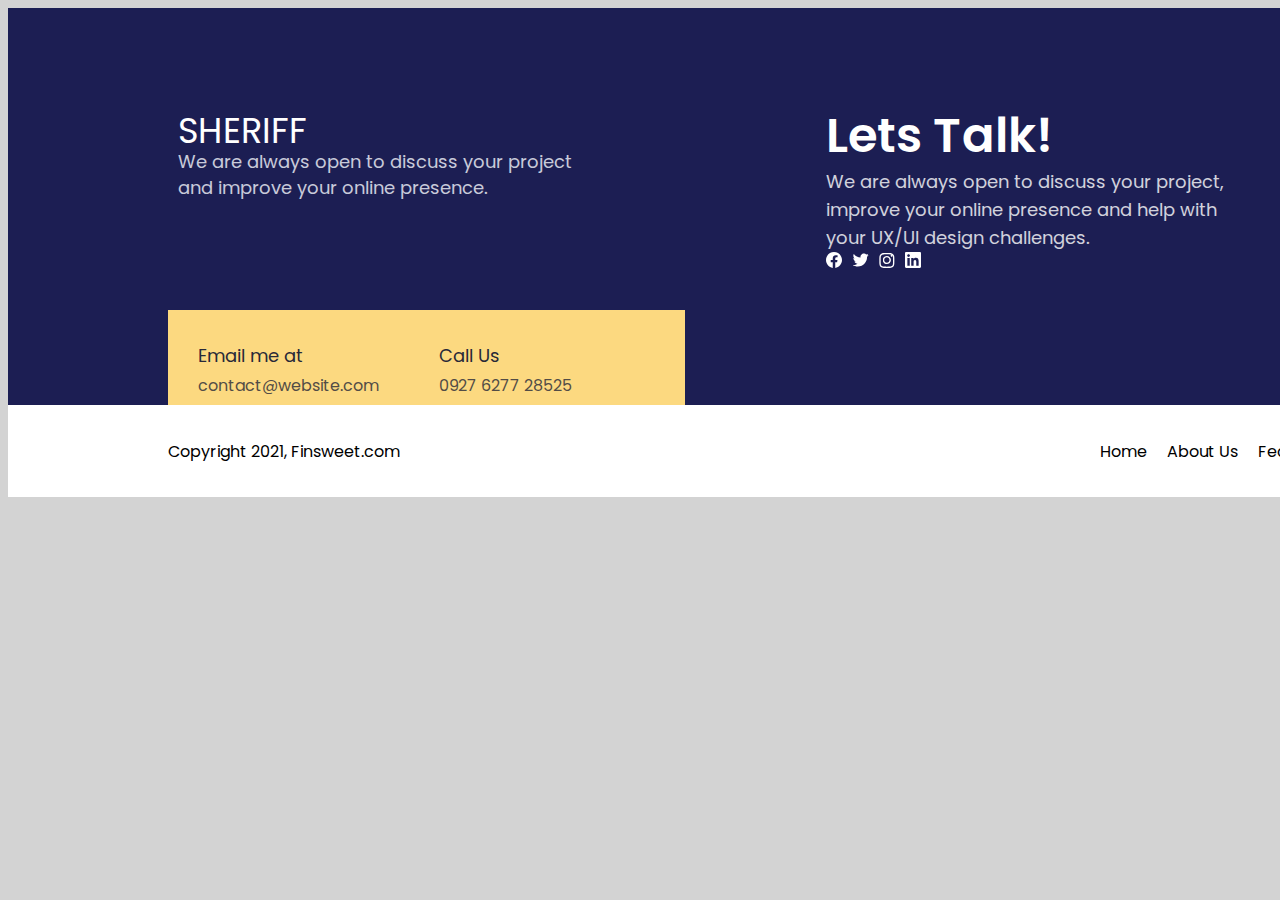
<file: Task_1/index.html>
<!DOCTYPE html>
<html lang="uk">
<head>
	<title>Name title</title>
    <meta charset="UTF-8">
    <meta name="viewport" content="width=device-width">
	<script src="js/main.js" defer></script>
	<link rel="stylesheet" href="css/style.css">
    <link href="https://fonts.googleapis.com/css2?family=Poppins:wght@400;600&display=swap" rel="stylesheet">

</head>
<body id="body1">
	<div id="footer">
		<div id="rectangle">
			<div id="content">
				<div id="leftContent">
					<div id="logo">
						SHERIFF
					</div>
					<div id="Label2">
						We are always open to discuss your project and improve your online presence.
					</div>
				</div>
				
				
				<div id="rightContent">
					<div id="LetsTalk">
						Lets Talk!
					</div>
					<div id="Label1"> 
						We are always open to discuss your project, improve your online presence and help with your UX/UI design challenges.
					</div>
					<div id="SocialMediaIcon">
						<img src="assets\image\facebook.svg" alt="facebook" id="facebook">
						<img src="assets\image\Twitter.svg" alt="Twitter" id="twitter">
						<div id="instagram">
							<img src="assets/image/Instagram1.svg" alt="Instagram1" id="Instagram1">
							<img src="assets/image/Instagram2.svg" alt="Instagram2" id="Instagram2">
							<img src="assets/image/Instagram3.svg" alt="Instagram3" id="Instagram3">
						</div>
						<img src="assets\image\LinkedIn.svg" alt="linkedIn" id="linkedIn">
					</div>
				</div>
			</div>
			
			<div id="contactInfo">
				<div id="leftContentInfo">
					<div id="email">
						Email me at
					</div>
					<div id="emailValue">
						contact@website.com	
					</div>
				</div>
					
					
				<div id="rightContentInfo">
					<div id="callUs">
						Call Us 
					</div>
					<div id="number"> 
						0927 6277 28525
					</div>
				</div>
			</div>
		</div>	
		
		
		<div id="FooterLinks">
			<div id="FooterLinks_left">
				<div id="Footer_copyright">Copyright 2021, Finsweet.com</div>
			</div>
			<div id="FooterLinks_right">
				<div id="Links_home">Home</div>
				<div id="Links_AboutUs">About Us</div>
				<div id="Links_Features">Features</div>
				<div id="Links_Pricing">Pricing</div>
				<div id="Links_FAQ">FAQ</div>
				<div id="Links_blog">Blog</div>
			</div>
		</div>
	</div>
</body>
</html>
</file>
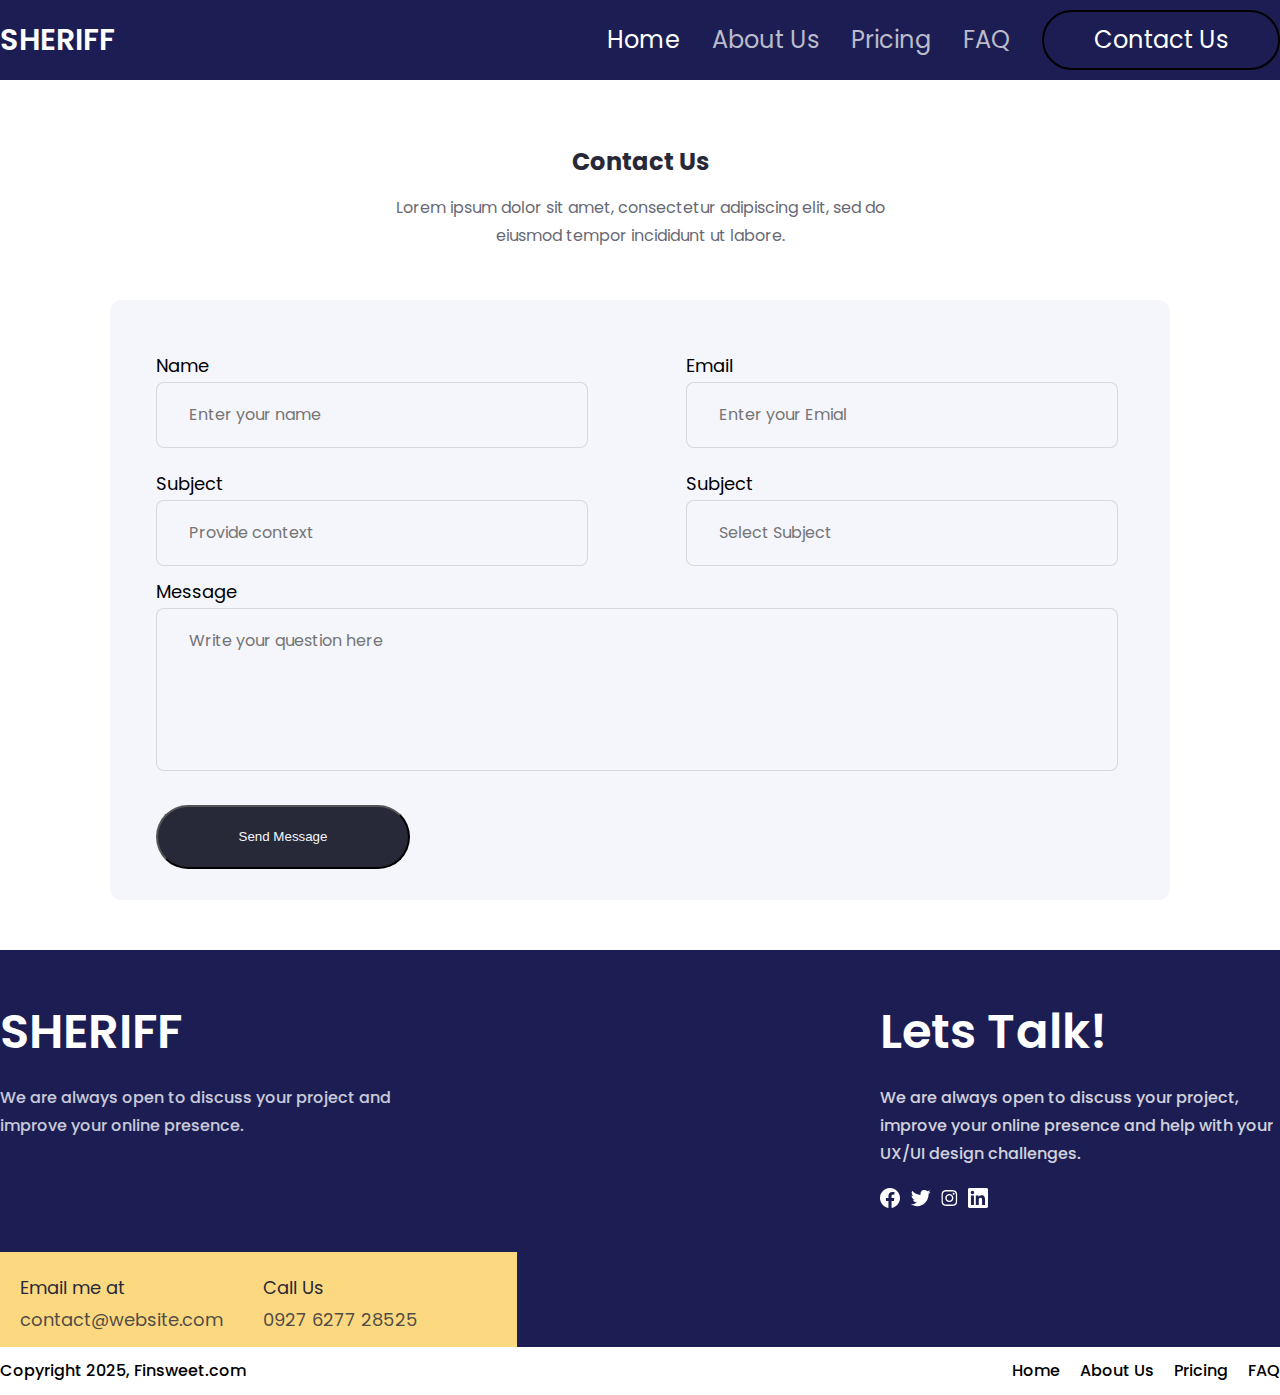
<file: Task_1/ContactUs.html>
<!DOCTYPE html>
<html lang="uk">
<head>
	<title>Contact us</title>
    <meta charset="UTF-8">
    <meta name="viewport" content="width=device-width">
	<script src="js/main.js" defer></script>
	
	<link rel="stylesheet" href="css/Styles.css">
	<link rel="stylesheet" href="css/Navbar.css">
	<link rel="stylesheet" href="css/Footer.css">
	<link rel="stylesheet" href="css/ContactUs.css">

</head>
<body>

<navbar id="navbar">
	<div class="wrapper">
		<div id="navbarContent">
			<div id="name-company" class="nameCompany">SHERIFF</div> 
			<div id="rightNavbar">
				<a id="home-page" href="Home.html" class="Heading6">Home</a>
				<a id="about-us" href="AboutUs.html" class="Heading6">About Us</a>
				<!--<a id="features" class="Heading6"><h2>Features</h2></a>-->
				<a id="pricing" href="Pricing.html" class="Heading6">Pricing</a>
				<a id="faq" href="Home.html#FAQ" class="Heading6">FAQ</a>
				<a id="contact-us" href="ContactUs.html" class="Heading6">Contact Us</a>
			</div>
		</div>
	</div>
</navbar>

<div class="wrapper">
	<div class="Heading2" id="plans-section">Contact Us</div>
	<div class="Body1" id="figma-to-webflow">Lorem ipsum dolor sit amet, consectetur adipiscing elit, sed do eiusmod tempor incididunt ut labore.</div>
</div>

<div id="Form">
	<div class="wrapper">
		<div id="FormContent">
			<div id="PlaceHolder">
				<div class="Label1">Name</div>
				
				<input id="Input" placeholder="Enter your name" class="Body1">
					
				</input>
			</div>
			<div id="PlaceHolder">
				<div  class="Label1">Email</div>
				
				<input id="Input" placeholder="Enter your Emial" class="Body1">
					
				</input>
			</div>
			<div id="PlaceHolder">
				<div  class="Label1">Subject</div>
				
				<input id="Input" placeholder="Provide context" class="Body1"> 
					
				</input>
			</div>
			<div id="PlaceHolder">
				<div  class="Label1">Subject</div>
				
				<input id="Input" placeholder="Select Subject" class="Body1">
					
				</input>
			</div>
			
		</div>
		<div id="Message">
			<div  class="Label1">Message</div>
			
			<textarea id="InputMessage" class="Body1" placeholder="Write your question here"></textarea>
			<button id="button">Send Message</button>
		</div>
	</div>
</div>

<footer id="footer">
	<div id="rectangle">
	  <div class="wrapper">
		<div class="Label1" id="content">
		  <div id="leftContent">
			<div class="Heading2" id="logo">SHERIFF</div>
			<div class="Label2" id="Text1">
			  We are always open to discuss your project and improve your
			  online presence.
			</div>
		  </div>

		  <div id="rightContent">
			<div class="Heading2" id="LetsTalk">Lets Talk!</div>
			<div class="Label2" id="Text2">
			  We are always open to discuss your project, improve your online
			  presence and help with your UX/UI design challenges.
			</div>
			<div id="SocialMediaIcon">
			  <img
				src="assets/image/footer/facebook.svg"
				alt="facebook"
				id="facebook"
			  />
			  <img
				src="assets/image/footer/Twiter.svg"
				alt="Twiter"
				id="twitter"
			  />
			  <img
				src="assets/image/footer/Instagram.svg"
				alt="Instagram"
				id="Instagram"
			  />
			  <img
				src="assets/image/footer/LinkedIn.svg"
				alt="linkedIn"
				id="linkedIn"
			  />
			</div>
		  </div>

		  <div id="contactInfo">
			<div id="leftContentInfo">
			  <div class="Label1" id="email">Email me at</div>
			  <div class="Label1" id="emailValue">contact@website.com</div>
			</div>
			<div id="rightContentInfo">
			  <div id="callUs">Call Us</div>
			  <div id="number">0927 6277 28525</div>
			</div>
		  </div>
		</div>
	  </div>
	</div>
	<div id="footerLinks" class="Body2">
	  <div class="wrapper">
		<div id="footerLinksContent">
		  <div id="FooterLinks_left">
			<a id="Footer_copyright" href="#">Copyright 2025, Finsweet.com</a>
		  </div>
		  <div id="FooterLinks_right">
			<a id="Links_home" href="Home.html">Home</a>
			<a id="Links_AboutUs" href="AboutUs.html">About Us</a>
			<a id="Links_Pricing" href="Pricing.html">Pricing</a>
			<a id="Links_FAQ" href="#FAQ">FAQ</a>
		  </div>
		</div>
	  </div>
	</div>
  </footer>

</body>
</html>
</file>
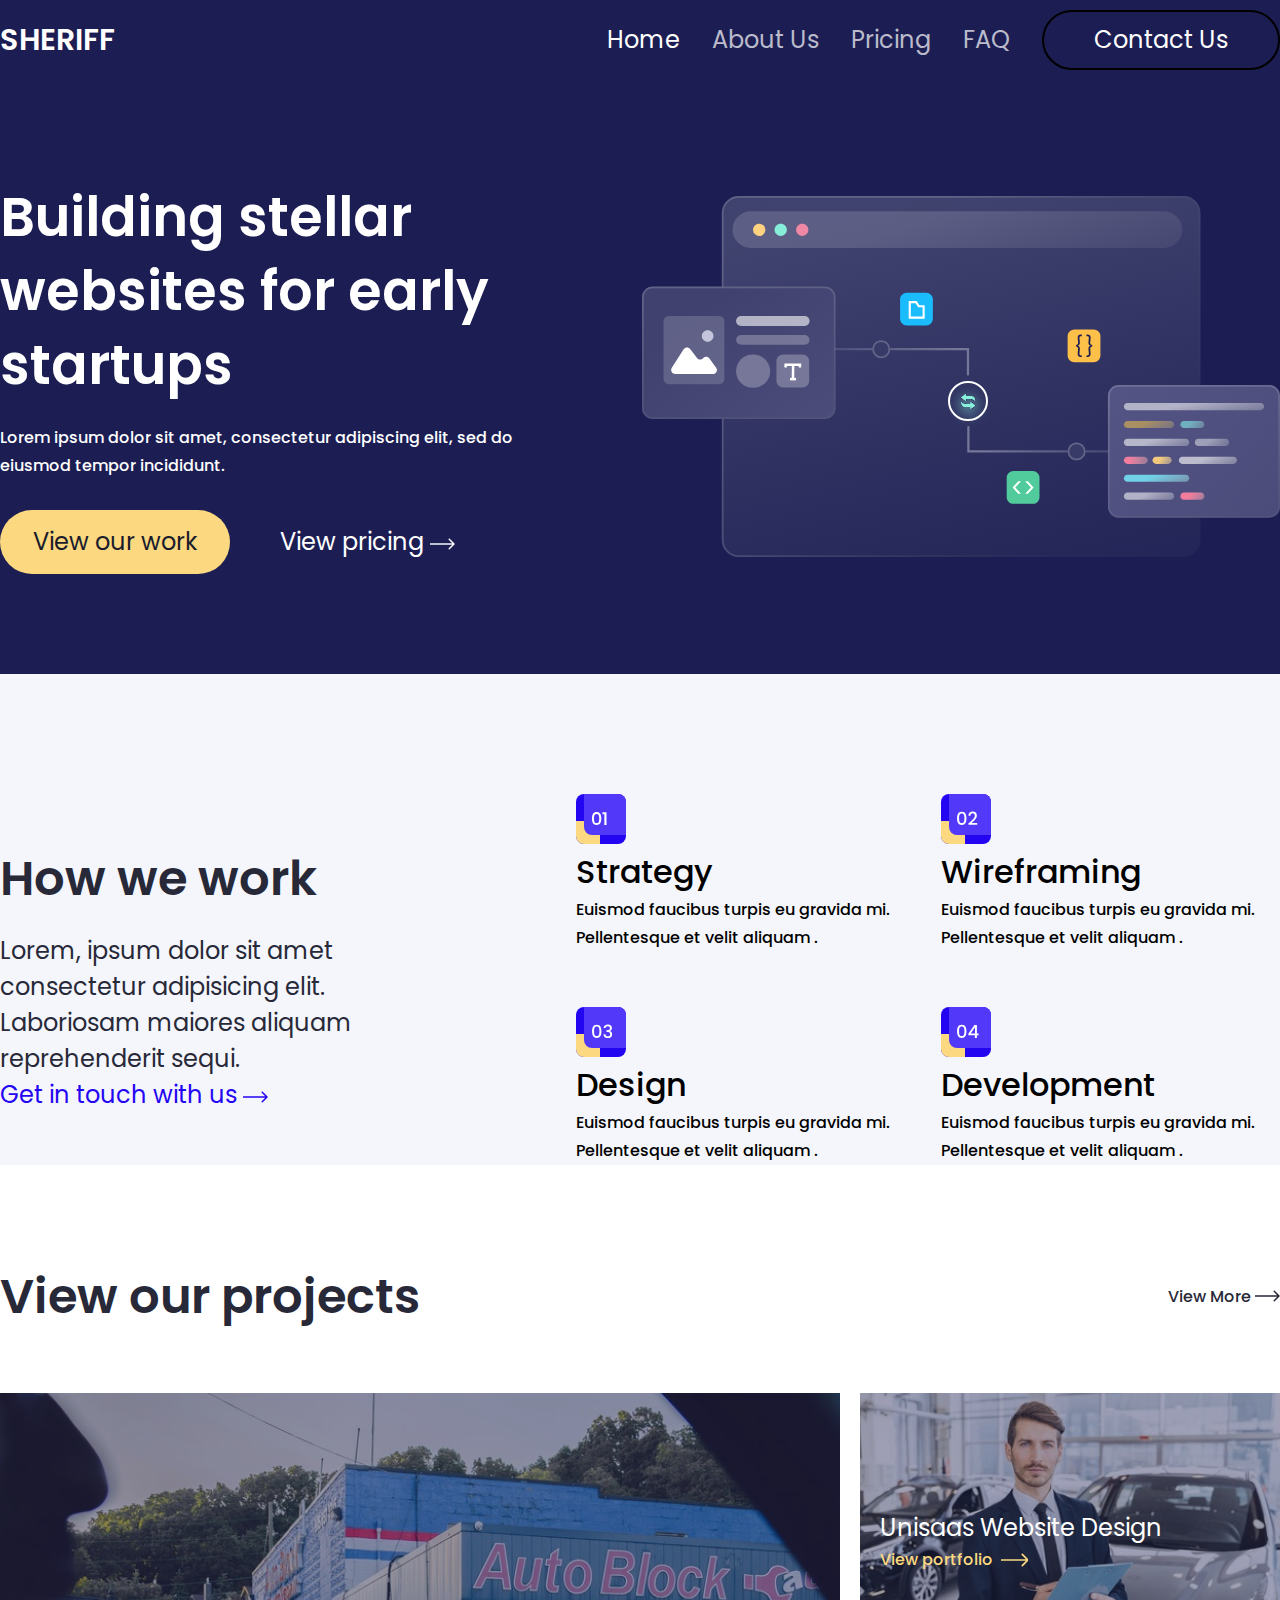
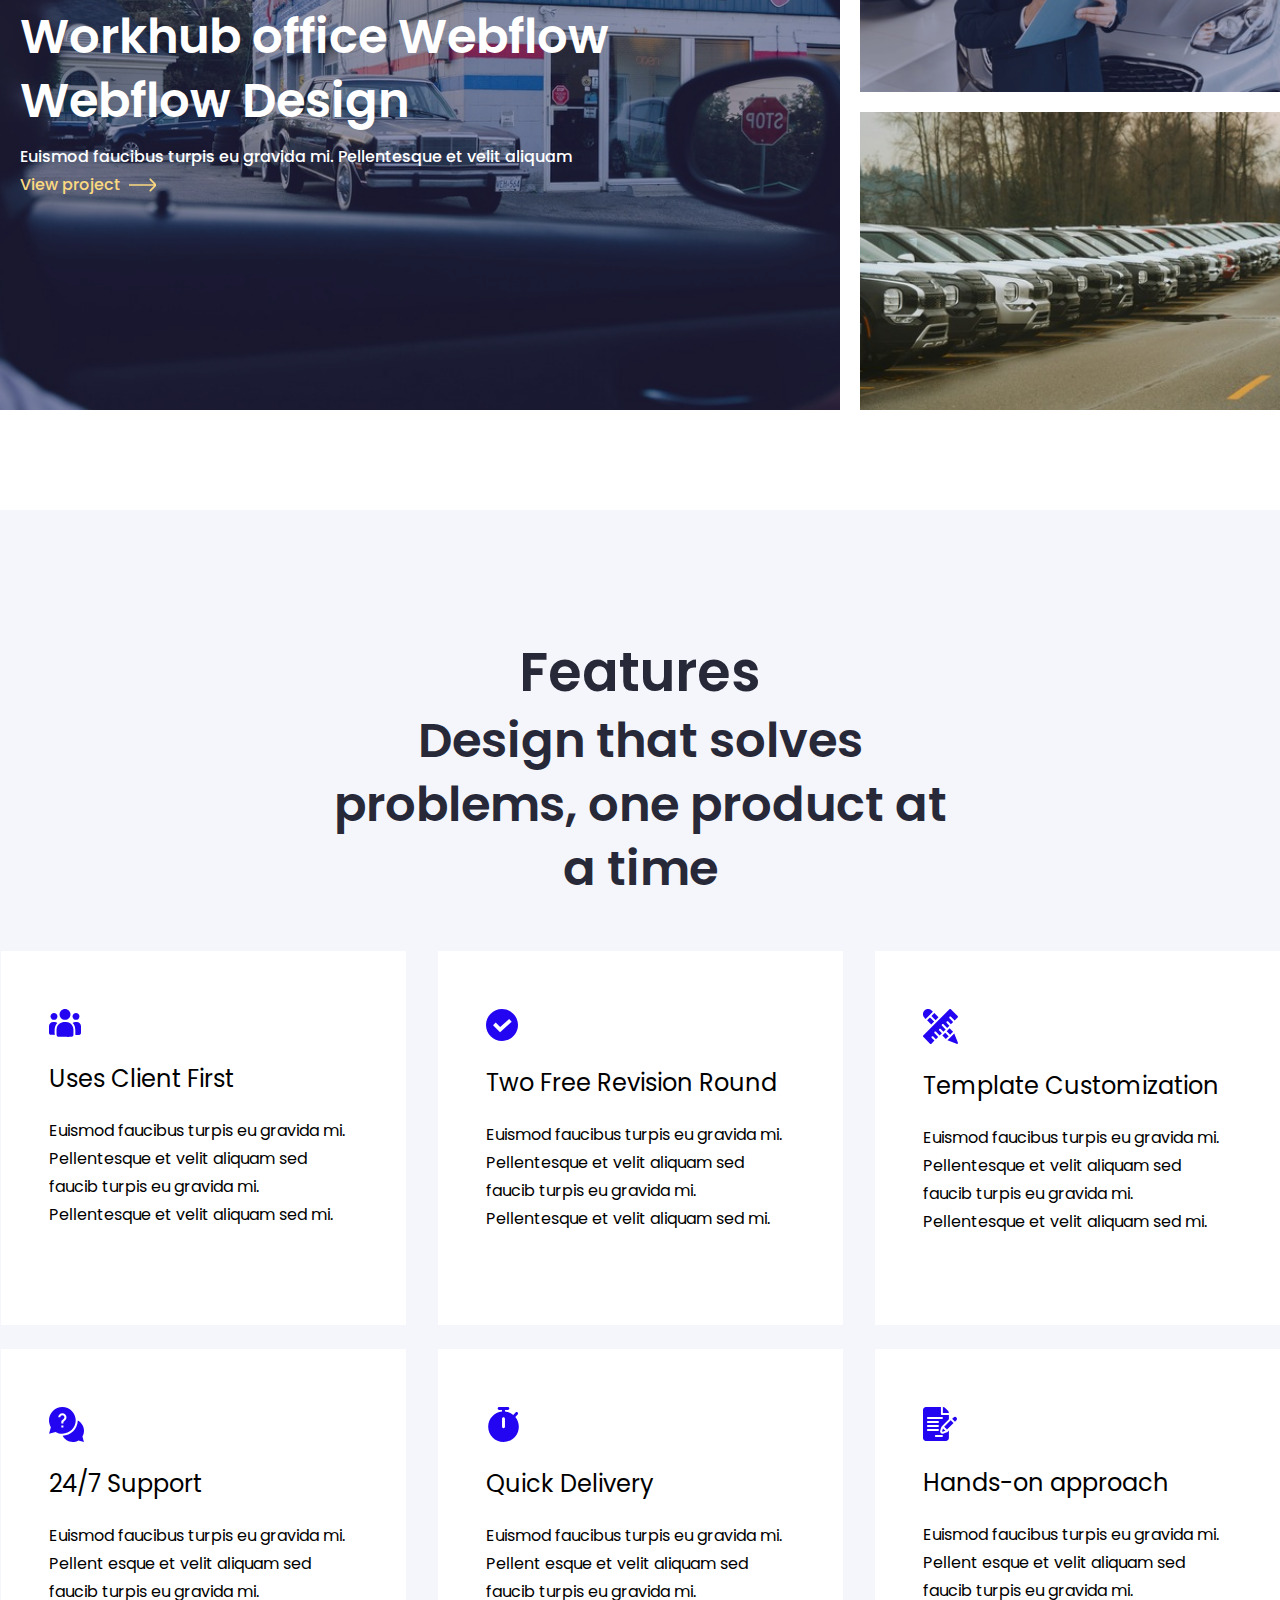
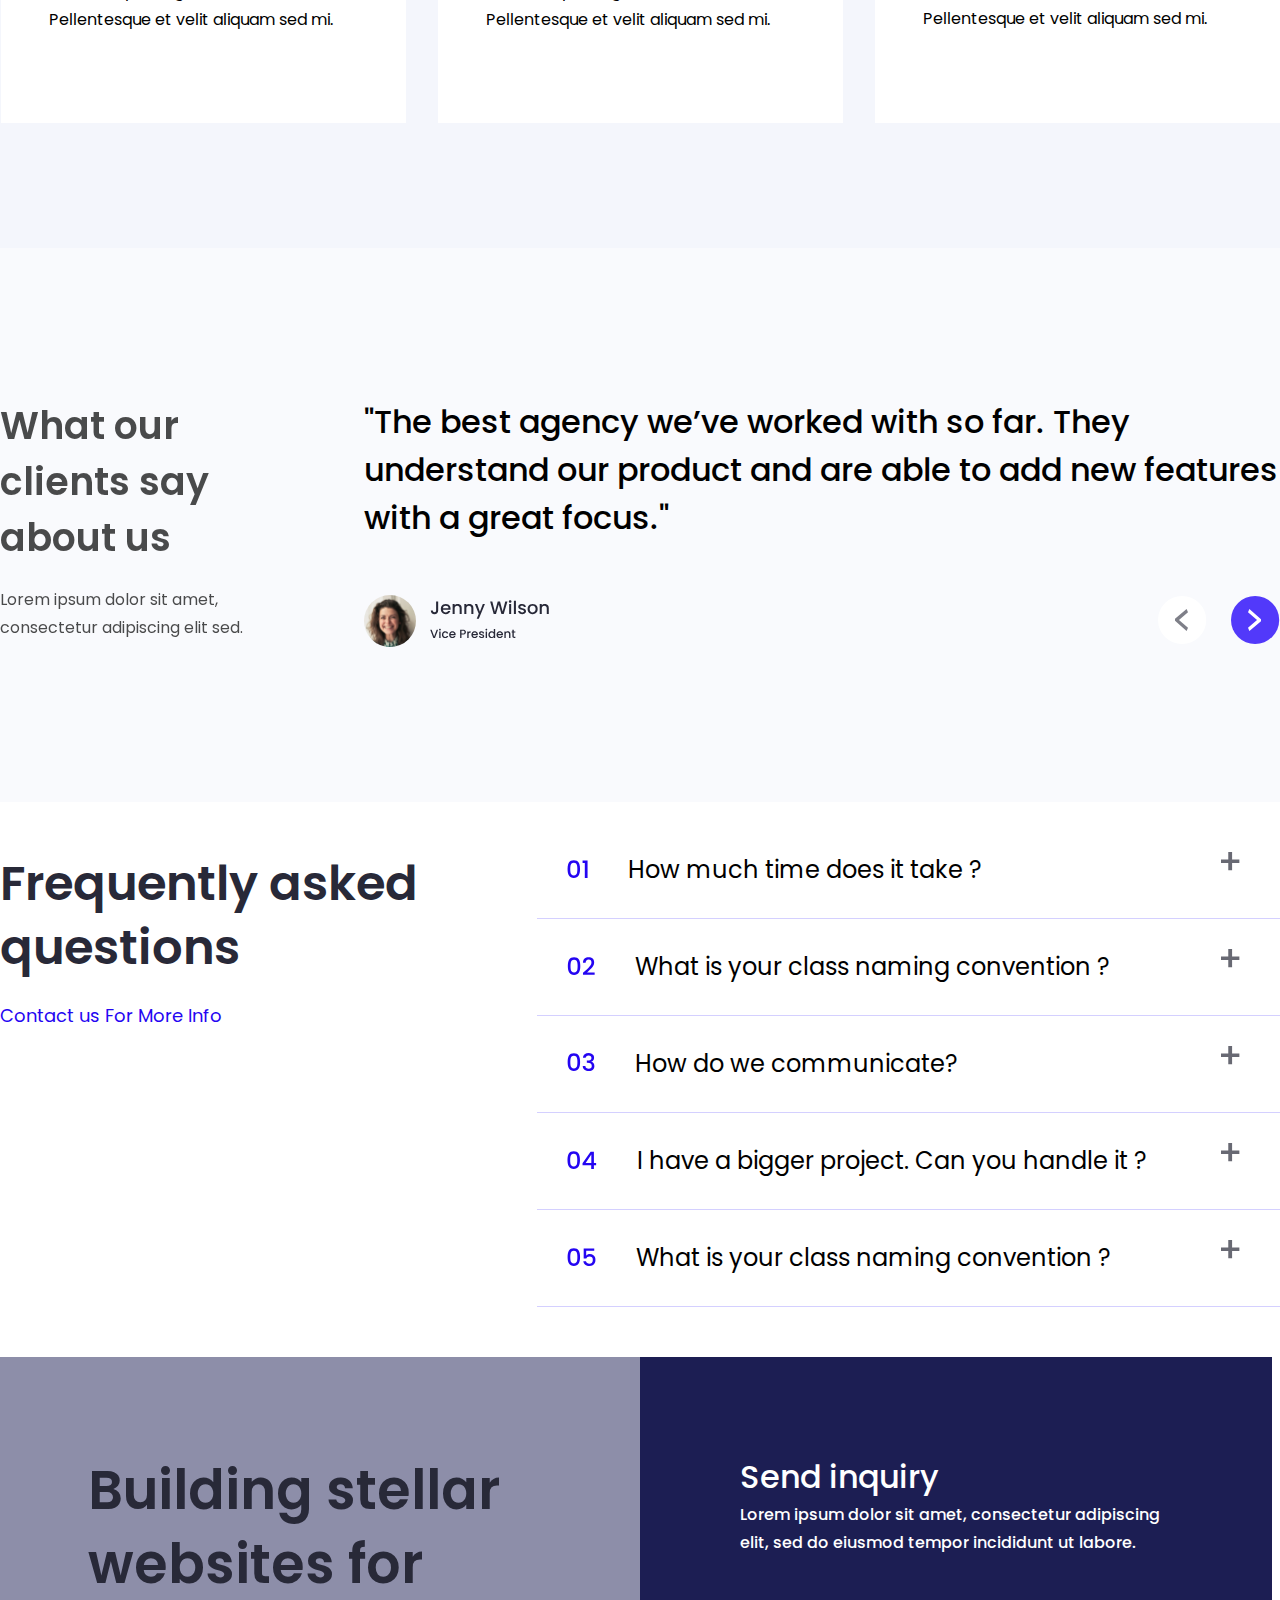
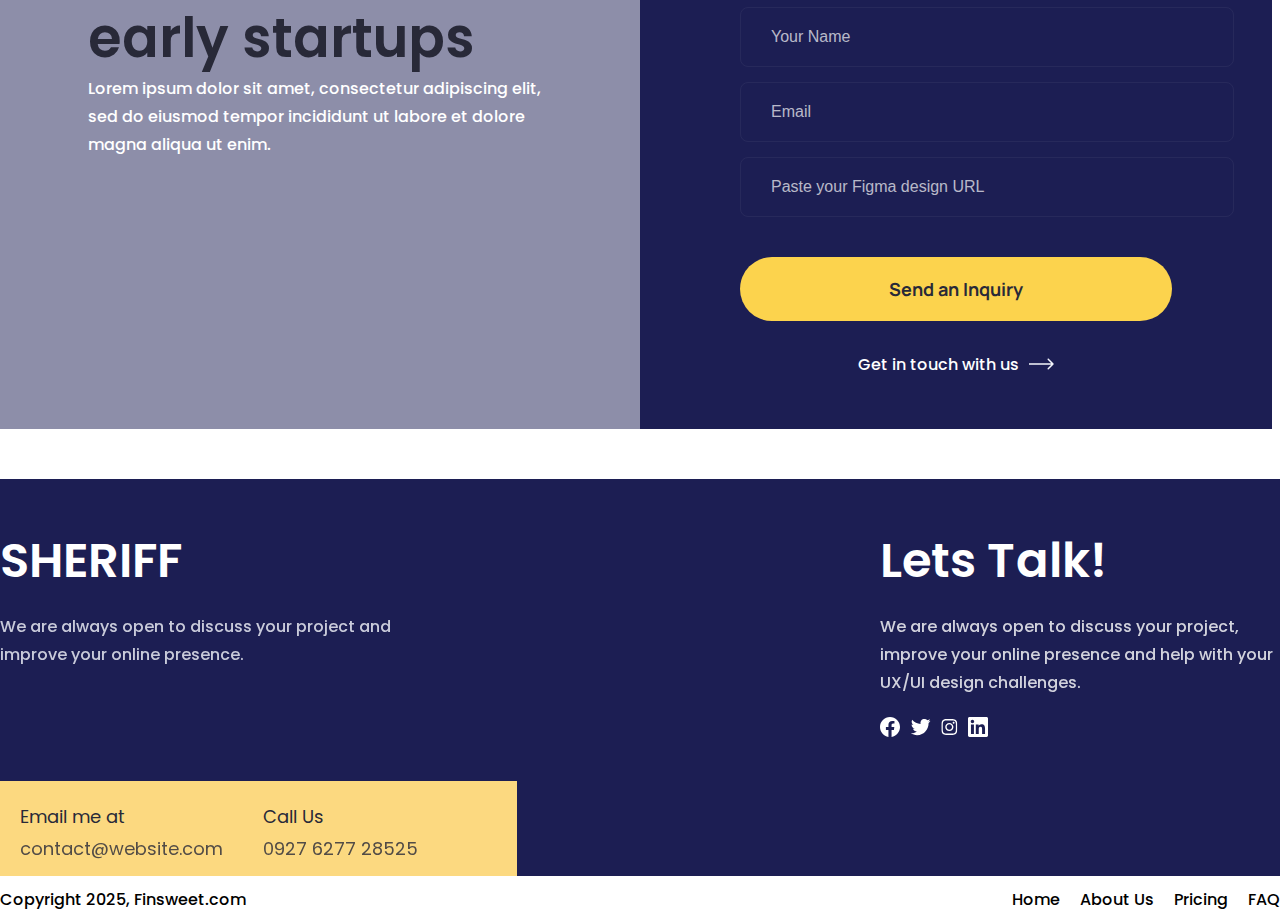
<file: Task_1/Home.html>
<!DOCTYPE html>
<html lang="uk">
  <head>
    <title>Home</title>
    <meta charset="UTF-8" />
    <meta name="viewport" content="width=device-width" />
    <script src="js/main.js" defer></script>

    <link rel="stylesheet" href="css/Home.css" />
    <link rel="stylesheet" href="css/Styles.css" />
    <link rel="stylesheet" href="css/Navbar.css" />
    <link rel="stylesheet" href="css/Footer.css" />
  </head>
  <body>
    <navbar id="navbar">
      <div class="wrapper">
        <div id="navbarContent">
          <div id="name-company" class="nameCompany">SHERIFF</div>
          <div id="rightNavbar">
            <a id="home-page" href="Home.html" class="Heading6">Home</a>
            <a id="about-us" href="AboutUs.html" class="Heading6">About Us</a>
            <!--<a id="features" class="Heading6"><h2>Features</h2></a>-->
            <a id="pricing" href="Pricing.html" class="Heading6">Pricing</a>
            <a id="faq" href="#FAQ" class="Heading6">FAQ</a>
            <a id="contact-us" href="ContactUs.html" class="Heading6"
              >Contact Us</a
            >
          </div>
        </div>
      </div>
    </navbar>

    <div id="intro">
      <div class="wrapper">
        <div id="intro__wrapper">
          <div id="intro__text">
            <div id="intro__title" class="Heading1">
              Building stellar websites for early startups
            </div>
            <div id="intro__desc" class="Body2">
              Lorem ipsum dolor sit amet, consectetur adipiscing elit, sed do
              eiusmod tempor incididunt.
            </div>
            <button id="intro__button" class="Heading6">View our work</button>

            <button id="intro__button__desc" class="Heading6">
              View pricing
              <a id="intro__right__arrow__link" href="">
                <img
                  id="intro__right__arrow-pic"
                  src="assets/image/home/intro/right-arrow.svg"
                  alt="right-arrow"
                />
              </a>
            </button>
          </div>
          <div id="intro__image">
            <img
              src="assets/image/home/intro/Illustration.svg"
              alt="intro-photo"
              id="intro-pic"
            />
          </div>
        </div>
      </div>
    </div>

    <div id="this__is__how__it__work">
      <div class="wrapper">
        <div id="this__is__how__it__work__wrapper">
          <div id="this__is__how__it__work__text">
            <div id="how__we__work" class="Heading2">How we work</div>
            <div id="how__we__work__desc" class="Heading6">
              Lorem, ipsum dolor sit amet consectetur adipisicing elit.
              Laboriosam maiores aliquam reprehenderit sequi.
            </div>
            <div id="get__in__touch__with__us" class="Heading6">
              Get in touch with us
              <a href="/" id="intro__right__arrow__link__blue">
                <img
                  src="assets/image/home/home_this__is__how__it__work/right-arrow-blue.svg"
                  alt="right-arrow"
                  class="intro__right__arrow-pic"
                />
              </a>
            </div>
          </div>

          <div id="cards">
            <div id="card">
              <div id="card-pic">
                <img
                  src="assets/image/home/home_this__is__how__it__work/pointer-1.svg"
                  alt="Pointer 1"
                  class="card__pointer-pic"
                />
              </div>
              <div id="Strategy__title" class="Heading5">Strategy</div>
              <div id="Strategy__desc" class="Body2">
                Euismod faucibus turpis eu gravida mi. Pellentesque et velit
                aliquam .
              </div>
            </div>
            <div id="card">
              <div id="card-pic">
                <img
                  src="assets/image/home/home_this__is__how__it__work/pointer-2.svg"
                  alt="Pointer 2"
                  class="card__pointer-pic"
                />
              </div>
              <div id="Wireframing__title" class="Heading5">Wireframing</div>
              <div id="Wireframing__desc" class="Body2">
                Euismod faucibus turpis eu gravida mi. Pellentesque et velit
                aliquam .
              </div>
            </div>
            <div id="card">
              <div id="card-pic">
                <img
                  src="assets/image/home/home_this__is__how__it__work/pointer-3.svg"
                  alt="Pointer 3"
                  class="card__pointer-pic"
                />
              </div>
              <div id="Design__title" class="Heading5">Design</div>
              <div id="Design__desc" class="Body2">
                Euismod faucibus turpis eu gravida mi. Pellentesque et velit
                aliquam .
              </div>
            </div>
            <div id="card">
              <div id="card-pic">
                <img
                  src="assets/image/home/home_this__is__how__it__work/pointer-4.svg"
                  alt="Pointer 4"
                  class="card__pointer-pic"
                />
              </div>
              <div id="Development__title" class="Heading5">Development</div>
              <div id="Development__desc" class="Body2">
                Euismod faucibus turpis eu gravida mi. Pellentesque et velit
                aliquam .
              </div>
            </div>
          </div>
        </div>
      </div>
    </div>

    <div id="our__work">
      <div class="wrapper">
        <div id="our__work__wrapper-">
          <div id="our__work__wrapper">
            <div id="view__our__projects__title" class="Heading2">
              View our projects
            </div>

            <a id="view__more" class="Label2" href="">
              View More
              <img
                id="intro__right__arrow-pic"
                src="assets/image/home/our__work/right-arrow-black.svg"
                alt="right-arrow"
              />
            </a>
          </div>
          <div id="our__work__photos">
            <div id="main__photo">
              <img
                src="assets/image/home/our__work/main-pic.jpg"
                alt="main-photo"
                id="main-pic"
              />
              <div id="main__photo__overlay">
                <div id="main__photo__overlay__title" class="Heading2">
                  Workhub office Webflow Webflow Design
                </div>
                <div id="main__photo__overlay__desc" class="Body2">
                  Euismod faucibus turpis eu gravida mi. Pellentesque et velit
                  aliquam
                </div>

                <a href="" id="main__photo__view__project" class="Body2">
                  View project
                  <img
                    src="assets/image/home/our__work/right-arrow-yellow.svg"
                    alt="right-arrow"
                    id="intro__right__arrow-pic"
                  />
                </a>
              </div>
            </div>
            <div id="side__photos">
              <div id="top__photo">
                <img
                  src="assets/image/home/our__work/car-dealer-pic.jpg"
                  alt="top-photo"
                  id="top-pic"
                />
                <div id="top__photo__overlay">
                  <div id="top__photo__overlay___title" class="Heading6">
                    Unisaas Website Design
                  </div>
                  <a href="" id="top__photo__view__portfolio" class="Body2">
                    View portfolio
                    <img
                      src="assets/image/home/our__work/right-arrow-yellow.svg"
                      alt="right-arrow"
                      id="intro__right__arrow-pic"
                    />
                  </a>
                </div>
              </div>
              <div id="bottom__photo">
                <img
                  src="assets/image/home/our__work/car-park-pic.jpg"
                  alt="bottom-photo"
                  id="bottom-pic"
                />
              </div>
            </div>
          </div>
        </div>
      </div>
    </div>

    <div class="features">
      <div class="wrapper">
        <div class="features__wrapper">
          <div class="features__header__wrapper">
            <div class="Heading1">Features</div>
            <div class="Heading2">
              Design that solves problems, one product at a time
            </div>
          </div>
          <div class="features__cards">
            <div class="features__card">
              <div class="features__card-pic">
                <img
                  src="assets/image/home/Features/features-users-ico.svg"
                  alt="features users"
                  class="features__users-pic"
                />
              </div>
              <div class="Heading6">Uses Client First</div>
              <div class="Body1">
                Euismod faucibus turpis eu gravida mi. Pellentesque et velit
                aliquam sed faucib turpis eu gravida mi. Pellentesque et velit
                aliquam sed mi.
              </div>
            </div>
            <div class="features__card">
              <div class="features__card-pic">
                <img
                  src="assets/image/home/Features/features-revision-ico.svg"
                  alt="features revision"
                  class="features__revision-pic"
                />
              </div>
              <div class="Heading6">Two Free Revision Round</div>
              <div class="Body1">
                Euismod faucibus turpis eu gravida mi. Pellentesque et velit
                aliquam sed faucib turpis eu gravida mi. Pellentesque et velit
                aliquam sed mi.
              </div>
            </div>
            <div class="features__card">
              <div class="features__card-pic">
                <img
                  src="assets/image/home/Features/features-custom-ico.svg"
                  alt="features custom"
                  class="features__custom-pic"
                />
              </div>
              <div class="Heading6">Template Customization</div>
              <div class="Body1">
                Euismod faucibus turpis eu gravida mi. Pellentesque et velit
                aliquam sed faucib turpis eu gravida mi. Pellentesque et velit
                aliquam sed mi.
              </div>
            </div>
            <div class="features__card">
              <div class="features__card-pic">
                <img
                  src="assets/image/home/Features/features-support-ico.svg"
                  alt="features support"
                  class="features__support-pic"
                />
              </div>
              <div class="Heading6">24/7 Support</div>
              <div class="Body1">
                Euismod faucibus turpis eu gravida mi. Pellent esque et velit
                aliquam sed faucib turpis eu gravida mi. Pellentesque et velit
                aliquam sed mi.
              </div>
            </div>
            <div class="features__card">
              <div class="features__card-pic">
                <img
                  src="assets/image/home/Features/features-time-ico.svg"
                  alt="features time"
                  class="features__time-pic"
                />
              </div>
              <div class="Heading6">Quick Delivery</div>
              <div class="Body1">
                Euismod faucibus turpis eu gravida mi. Pellent esque et velit
                aliquam sed faucib turpis eu gravida mi. Pellentesque et velit
                aliquam sed mi.
              </div>
            </div>
            <div class="features__card">
              <div class="features__card-pic">
                <img
                  src="assets/image/home/Features/features-blank-ico.svg"
                  alt="features blank"
                  class="features__blank-pic"
                />
              </div>
              <div class="Heading6">Hands-on approach</div>
              <div class="Body1">
                Euismod faucibus turpis eu gravida mi. Pellent esque et velit
                aliquam sed faucib turpis eu gravida mi. Pellentesque et velit
                aliquam sed mi.
              </div>
            </div>
          </div>
        </div>
      </div>
    </div>

    <div id="testimonials">
      <div class="wrapper">
        <div id="testimonials__wrapper">
          <div id="testimonials__heading">
            <div id="testimonials__heading__Heading" class="Heading3">
              What our clients say about us
            </div>
            <div class="Body1">
              Lorem ipsum dolor sit amet, consectetur adipiscing elit sed.
            </div>
          </div>
          <div id="testimonials__content">
            <div id="tetsimonials__content__heading" class="Heading5">
              "The best agency we’ve worked with so far. They understand our
              product and are able to add new features with a great focus."
            </div>
            <div id="testimonials__content__bottom">
              <a id="profile__link">
                <img
                  id="profile-pic"
                  src="assets/image/home/testimonials/profile.svg"
                  alt="profile"
                />
              </a>
              <div>
                <a id="arrow__left">
                  <img
                    id="arrow__left-pic"
                    src="assets/image/home/testimonials/Arrow-left.svg"
                    alt="arrow-left"
                  />
                </a>
                <a id="arrow__right">
                  <img
                    id="arrow__right-pic"
                    src="assets/image/home/testimonials/Arrow-right.svg"
                    alt="arrow-right"
                  />
                </a>
              </div>
            </div>
          </div>
        </div>
      </div>
    </div>

    <div id="FAQ">
      <div class="wrapper">
        <div id="FAQContent">
          <div id="FaqHeading">
            <div id="Frequently" class="Heading2">
              Frequently asked questions
            </div>
            <div id="Contact" class="Label1">Contact us For More Info</div>
          </div>

          <div id="Question">
            <div id="Qn1">
              <div id="Qn1_1" class="Heading6">
                <img
                  id="Num1"
                  src="assets/image/pricing/FAQ/01.svg"
                  alt="01"
                />How much time does it take ?<img
                  id="plus1"
                  src="assets/image/pricing/FAQ/+.svg"
                  alt="+"
                />
              </div>
              <div id="An1" class="Label1">
                Lorem ipsum dolor sit amet, consectetur adipiscing elit, sed do
                eiusmod tempor incididunt ut labore et dolore magna aliqua.
              </div>
            </div>
            <div id="Qn2">
              <div id="Qn2_1" class="Heading6">
                <img
                  id="Num2"
                  src="assets/image/pricing/FAQ/02.svg"
                  alt="02"
                />What is your class naming convention ?<img
                  id="plus2"
                  src="assets/image/pricing/FAQ/+.svg"
                  alt="+"
                />
              </div>
              <div id="An2" class="Label1">
                Lorem ipsum dolor sit amet, consectetur adipiscing elit, sed do
                eiusmod tempor incididunt ut labore et dolore magna aliqua.
              </div>
            </div>
            <div id="Qn3">
              <div id="Qn3_1" class="Heading6">
                <img
                  id="Num3"
                  src="assets/image/pricing/FAQ/03.svg"
                  alt="03"
                />How do we communicate?<img
                  id="plus3"
                  src="assets/image/pricing/FAQ/+.svg"
                  alt="+"
                />
              </div>
              <div id="An3" class="Label1">
                Lorem ipsum dolor sit amet, consectetur adipiscing elit, sed do
                eiusmod tempor incididunt ut labore et dolore magna aliqua.
              </div>
            </div>
            <div id="Qn4">
              <div id="Qn4_1" class="Heading6">
                <img
                  id="Num4"
                  src="assets/image/pricing/FAQ/04.svg"
                  alt="04"
                />I have a bigger project. Can you handle it ?<img
                  id="plus4"
                  src="assets/image/pricing/FAQ/+.svg"
                  alt="+"
                />
              </div>
              <div id="An4" class="Label1">
                Lorem ipsum dolor sit amet, consectetur adipiscing elit, sed do
                eiusmod tempor incididunt ut labore et dolore magna aliqua.
              </div>
            </div>
            <div id="Qn5">
              <div id="Qn5_1" class="Heading6">
                <img
                  id="Num5"
                  src="assets/image/pricing/FAQ/05.svg"
                  alt="05"
                />What is your class naming convention ?<img
                  id="plus5"
                  src="assets/image/pricing/FAQ/+.svg"
                  alt="+"
                />
              </div>
              <div id="An5" class="Label1">
                Lorem ipsum dolor sit amet, consectetur adipiscing elit, sed do
                eiusmod tempor incididunt ut labore et dolore magna aliqua.
              </div>
            </div>
          </div>
        </div>
      </div>
    </div>

    <div id="contact__form">
      <div class="wrapper">
        <div id="contact__form__background-photo">
          <div id="contact__form__overlay__left">
            <div id="contact__form__content">
              <div class="Heading1">
                Building stellar websites for early startups
              </div>
              <div class="Body2">
                Lorem ipsum dolor sit amet, consectetur adipiscing elit, sed do
                eiusmod tempor incididunt ut labore et dolore magna aliqua ut
                enim.
              </div>
            </div>
          </div>
          <div id="contact__form__overlay__right">
            <div class="Heading5">Send inquiry</div>
            <div class="Label2">
              Lorem ipsum dolor sit amet, consectetur adipiscing elit, sed do
              eiusmod tempor incididunt ut labore.
            </div>
            <form id="contact__form__fields">
              <input id="contact__input" type="text" placeholder="Your Name" />
              <input id="contact__input" type="email" placeholder="Email" />
              <input
                id="contact__input"
                type="url"
                placeholder="Paste your Figma design URL"
              />
            </form>
            <button id="contact__form__button" type="submit" class="Manrope">
              Send an Inquiry
            </button>
            <div id="get__in__touch__with__us__white" class="Label2">
              Get in touch with us
              <a id="intro__right__arrow__link__blue" href="/">
                <img
                  id="intro__right__arrow-pic"
                  src="assets/image/Contact_form/right-arrow.svg"
                  alt="right-arrow"
                />
              </a>
            </div>
          </div>
        </div>
      </div>
    </div>

    <footer id="footer">
      <div id="rectangle">
        <div class="wrapper">
          <div class="Label1" id="content">
            <div id="leftContent">
              <div class="Heading2" id="logo">SHERIFF</div>
              <div class="Label2" id="Text1">
                We are always open to discuss your project and improve your
                online presence.
              </div>
            </div>

            <div id="rightContent">
              <div class="Heading2" id="LetsTalk">Lets Talk!</div>
              <div class="Label2" id="Text2">
                We are always open to discuss your project, improve your online
                presence and help with your UX/UI design challenges.
              </div>
              <div id="SocialMediaIcon">
                <img
                  src="assets/image/footer/facebook.svg"
                  alt="facebook"
                  id="facebook"
                />
                <img
                  src="assets/image/footer/Twiter.svg"
                  alt="Twiter"
                  id="twitter"
                />
                <img
                  src="assets/image/footer/Instagram.svg"
                  alt="Instagram"
                  id="Instagram"
                />
                <img
                  src="assets/image/footer/LinkedIn.svg"
                  alt="linkedIn"
                  id="linkedIn"
                />
              </div>
            </div>

            <div id="contactInfo">
              <div id="leftContentInfo">
                <div class="Label1" id="email">Email me at</div>
                <div class="Label1" id="emailValue">contact@website.com</div>
              </div>
              <div id="rightContentInfo">
                <div id="callUs">Call Us</div>
                <div id="number">0927 6277 28525</div>
              </div>
            </div>
          </div>
        </div>
      </div>
      <div id="footerLinks" class="Body2">
        <div class="wrapper">
          <div id="footerLinksContent">
            <div id="FooterLinks_left">
              <a id="Footer_copyright" href="#">Copyright 2025, Finsweet.com</a>
            </div>
            <div id="FooterLinks_right">
              <a id="Links_home" href="Home.html">Home</a>
              <a id="Links_AboutUs" href="AboutUs.html">About Us</a>
              <a id="Links_Pricing" href="Pricing.html">Pricing</a>
              <a id="Links_FAQ" href="#FAQ">FAQ</a>
            </div>
          </div>
        </div>
      </div>
    </footer>
  </body>
</html>
</file>
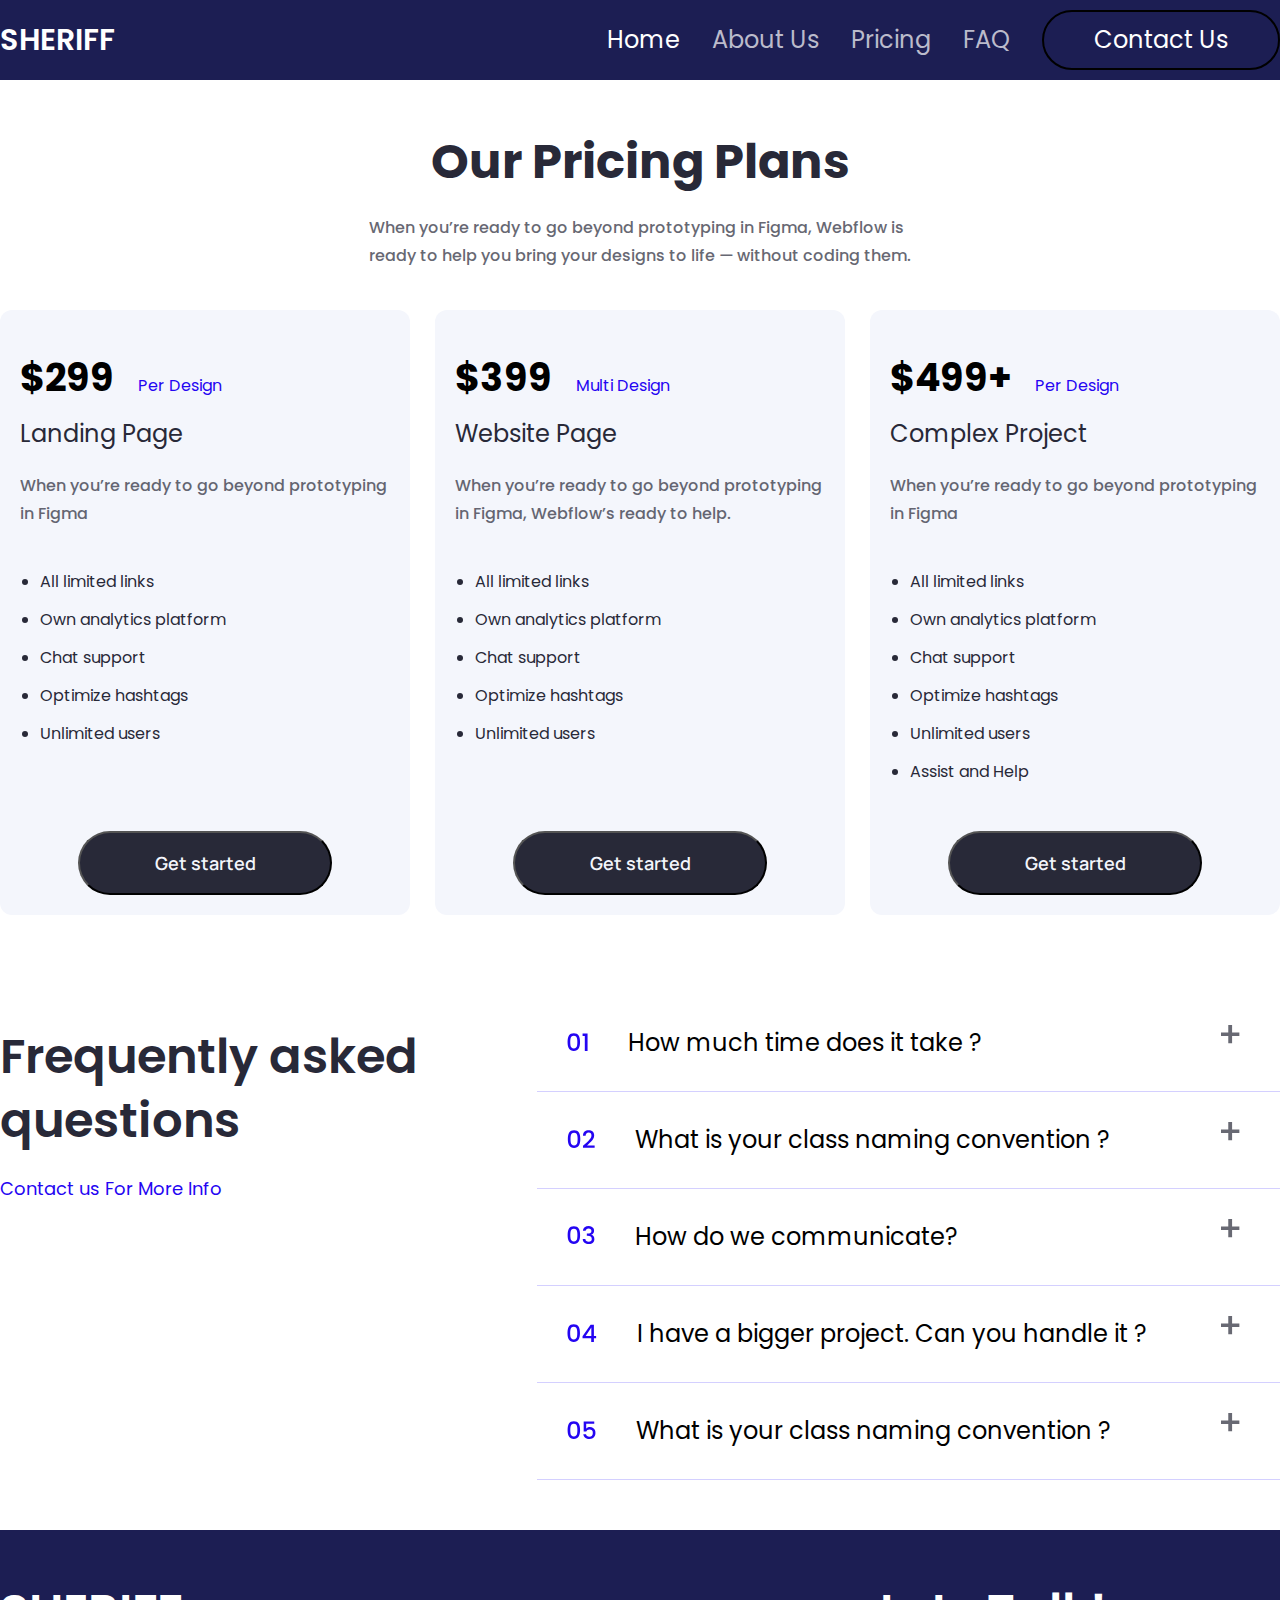
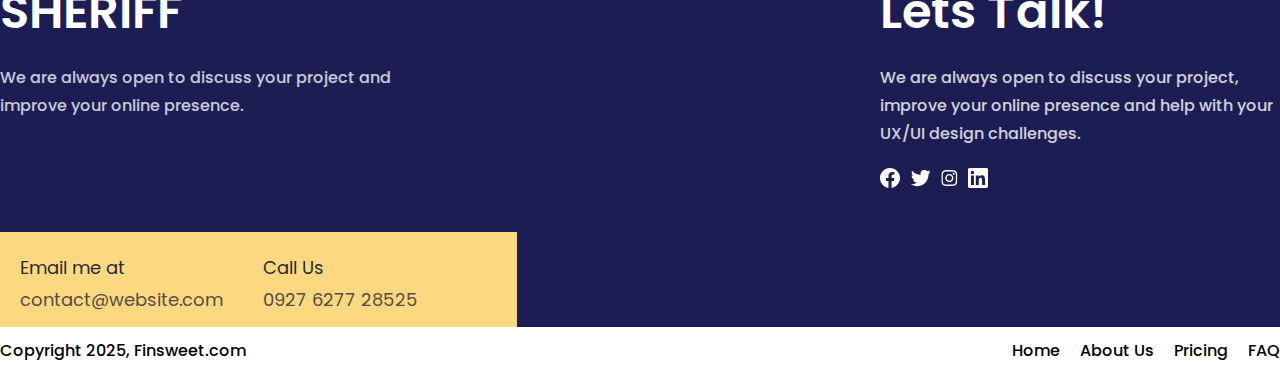
<file: Task_1/Pricing.html>
<!DOCTYPE html>
<html lang="uk">
  <head>
    <title>Pricing</title>
    <meta charset="UTF-8" />
    <meta name="viewport" content="width=device-width" />
    <script src="js/main.js" defer></script>

    <link rel="stylesheet" href="css/Styles.css" />
    <link rel="stylesheet" href="css/Navbar.css" />
    <link rel="stylesheet" href="css/Footer.css" />
    <link rel="stylesheet" href="css/Pricing.css" />
  </head>
  <body>
    <navbar id="navbar">
      <div class="wrapper">
        <div id="navbarContent">
          <div id="name-company" class="nameCompany">SHERIFF</div>
          <div id="rightNavbar">
            <a id="home-page" href="Home.html" class="Heading6">Home</a>
            <a id="about-us" href="AboutUs.html" class="Heading6">About Us</a>
            <!--<a id="features" class="Heading6"><h2>Features</h2></a>-->
            <a id="pricing" href="Pricing.html" class="Heading6">Pricing</a>
            <a id="faq" href="#FAQ" class="Heading6">FAQ</a>
            <a id="contact-us" href="ContactUs.html" class="Heading6"
              >Contact Us</a
            >
          </div>
        </div>
      </div>
    </navbar>

    <div class="wrapper">
      <div class="Heading2" id="plans-section">Our Pricing Plans</div>
      <div class="Body2" id="figma-to-webflow">
        When you’re ready to go beyond prototyping in Figma, Webflow is ready to
        help you bring your designs to life — without coding them.
      </div>
    </div>

    <div id="Prising">
      <div class="wrapper">
        <div id="PrisingContent">
          <div id="PricingCard1">
            <div class="topRow">
              <div class="Heading3" id="Price1">$299</div>
              <div class="Body1" id="Design">Per Design</div>
            </div>
            <div class="Heading6" id="LandingPage">Landing Page</div>
            <div class="Body2" id="Textbenefits1">
              When you’re ready to go beyond prototyping in Figma
            </div>

            <div>
              <ul class="Body1" id="list1">
                <li>All limited links</li>
                <li>Own analytics platform</li>
                <li>Chat support</li>
                <li>Optimize hashtags</li>
                <li>Unlimited users</li>
              </ul>
            </div>

            <button class="GetStarted" id="subscribe-button">
              <p class="Manrope" id="TextSubscribe-button1">Get started</p>
            </button>
          </div>

          <div id="PricingCard2">
            <div class="topRow">
              <div class="Heading3" id="Price2">$399</div>
              <div class="Body1" id="Design">Multi Design</div>
            </div>

            <div class="Heading6" id="LandingPage">Website Page</div>
            <div class="Body2" id="Textbenefits1">
              When you’re ready to go beyond prototyping in Figma, Webflow’s
              ready to help.
            </div>

            <div>
              <ul class="Body1" id="list1">
                <li>All limited links</li>
                <li>Own analytics platform</li>
                <li>Chat support</li>
                <li>Optimize hashtags</li>
                <li>Unlimited users</li>
              </ul>
            </div>

            <button class="GetStarted" id="subscribe-button">
              <p class="Manrope" id="TextSubscribe-button1">Get started</p>
            </button>
          </div>

          <div id="PricingCard3">
            <div class="topRow">
              <div class="Heading3" id="Price3">$499+</div>
              <div class="Body1" id="Design">Per Design</div>
            </div>
            <div class="Heading6" id="LandingPage">Complex Project</div>
            <div class="Body2" id="Textbenefits1">
              When you’re ready to go beyond prototyping in Figma
            </div>

            <div>
              <ul class="Body1" id="list1">
                <li>All limited links</li>
                <li>Own analytics platform</li>
                <li>Chat support</li>
                <li>Optimize hashtags</li>
                <li>Unlimited users</li>
                <li>Assist and Help</li>
              </ul>
            </div>

            <button class="GetStarted" id="subscribe-button">
              <p class="Manrope" id="TextSubscribe-button1">Get started</p>
            </button>
          </div>
        </div>
      </div>
    </div>

    <div id="FAQ">
      <div class="wrapper">
        <div id="FAQContent">
          <div id="FaqHeading">
            <div id="Frequently" class="Heading2">
              Frequently asked questions
            </div>
            <div id="Contact" class="Label1">Contact us For More Info</div>
          </div>

          <div id="Question">
            <div id="Qn1">
              <div id="Qn1_1" class="Heading6">
                <img
                  id="Num1"
                  src="assets/image/pricing/FAQ/01.svg"
                  alt="01"
                />How much time does it take ?<img
                  id="plus1"
                  src="assets/image/pricing/FAQ/+.svg"
                  alt="+"
                />
              </div>
              <div id="An1" class="Label1">
                Lorem ipsum dolor sit amet, consectetur adipiscing elit, sed do
                eiusmod tempor incididunt ut labore et dolore magna aliqua.
              </div>
            </div>
            <div id="Qn2">
              <div id="Qn2_1" class="Heading6">
                <img
                  id="Num2"
                  src="assets/image/pricing/FAQ/02.svg"
                  alt="02"
                />What is your class naming convention ?<img
                  id="plus2"
                  src="assets/image/pricing/FAQ/+.svg"
                  alt="+"
                />
              </div>
              <div id="An2" class="Label1">
                Lorem ipsum dolor sit amet, consectetur adipiscing elit, sed do
                eiusmod tempor incididunt ut labore et dolore magna aliqua.
              </div>
            </div>
            <div id="Qn3">
              <div id="Qn3_1" class="Heading6">
                <img
                  id="Num3"
                  src="assets/image/pricing/FAQ/03.svg"
                  alt="03"
                />How do we communicate?<img
                  id="plus3"
                  src="assets/image/pricing/FAQ/+.svg"
                  alt="+"
                />
              </div>
              <div id="An3" class="Label1">
                Lorem ipsum dolor sit amet, consectetur adipiscing elit, sed do
                eiusmod tempor incididunt ut labore et dolore magna aliqua.
              </div>
            </div>
            <div id="Qn4">
              <div id="Qn4_1" class="Heading6">
                <img
                  id="Num4"
                  src="assets/image/pricing/FAQ/04.svg"
                  alt="04"
                />I have a bigger project. Can you handle it ?<img
                  id="plus4"
                  src="assets/image/pricing/FAQ/+.svg"
                  alt="+"
                />
              </div>
              <div id="An4" class="Label1">
                Lorem ipsum dolor sit amet, consectetur adipiscing elit, sed do
                eiusmod tempor incididunt ut labore et dolore magna aliqua.
              </div>
            </div>
            <div id="Qn5">
              <div id="Qn5_1" class="Heading6">
                <img
                  id="Num5"
                  src="assets/image/pricing/FAQ/05.svg"
                  alt="05"
                />What is your class naming convention ?<img
                  id="plus5"
                  src="assets/image/pricing/FAQ/+.svg"
                  alt="+"
                />
              </div>
              <div id="An5" class="Label1">
                Lorem ipsum dolor sit amet, consectetur adipiscing elit, sed do
                eiusmod tempor incididunt ut labore et dolore magna aliqua.
              </div>
            </div>
          </div>
        </div>
      </div>
    </div>

    <footer id="footer">
      <div id="rectangle">
        <div class="wrapper">
          <div class="Label1" id="content">
            <div id="leftContent">
              <div class="Heading2" id="logo">SHERIFF</div>
              <div class="Label2" id="Text1">
                We are always open to discuss your project and improve your
                online presence.
              </div>
            </div>

            <div id="rightContent">
              <div class="Heading2" id="LetsTalk">Lets Talk!</div>
              <div class="Label2" id="Text2">
                We are always open to discuss your project, improve your online
                presence and help with your UX/UI design challenges.
              </div>
              <div id="SocialMediaIcon">
                <img
                  src="assets/image/footer/facebook.svg"
                  alt="facebook"
                  id="facebook"
                />
                <img
                  src="assets/image/footer/Twiter.svg"
                  alt="Twiter"
                  id="twitter"
                />
                <img
                  src="assets/image/footer/Instagram.svg"
                  alt="Instagram"
                  id="Instagram"
                />
                <img
                  src="assets/image/footer/LinkedIn.svg"
                  alt="linkedIn"
                  id="linkedIn"
                />
              </div>
            </div>

            <div id="contactInfo">
              <div id="leftContentInfo">
                <div class="Label1" id="email">Email me at</div>
                <div class="Label1" id="emailValue">contact@website.com</div>
              </div>
              <div id="rightContentInfo">
                <div id="callUs">Call Us</div>
                <div id="number">0927 6277 28525</div>
              </div>
            </div>
          </div>
        </div>
      </div>
      <div id="footerLinks" class="Body2">
        <div class="wrapper">
          <div id="footerLinksContent">
            <div id="FooterLinks_left">
              <a id="Footer_copyright" href="#">Copyright 2025, Finsweet.com</a>
            </div>
            <div id="FooterLinks_right">
              <a id="Links_home" href="Home.html">Home</a>
              <a id="Links_AboutUs" href="AboutUs.html">About Us</a>
              <a id="Links_Pricing" href="Pricing.html">Pricing</a>
              <a id="Links_FAQ" href="#FAQ">FAQ</a>
            </div>
          </div>
        </div>
      </div>
    </footer>
  </body>
</html>
</file>
<file: Task_1/css/style.css>
#body1 {
	background: #D3D3D3;
}
#content {
	width: 1058px;
	height: 206px;
	margin: 96px 0px 0px 160px;
	display: flex;
	justify-content: space-between;
	font-family: Poppins;
}

#leftContent,
#rightContent{
	position: relative;
}

#logo {
	width:160px;
	font-size: 35px;
	color: #FFFFFF;
	position: absolute; 
    left: 10px; 
    top: 0px;
	
}

#Label2 {
	color: #F4F6FC;
	width: 400px;
	position: absolute; 
	left: 10px; 
	top: 45px;
	font-size: 18px;
	opacity: 0.8;
	line-height: 26px;
	font-weight: 400;
}


#LetsTalk {
	width: 333px;
	font-size: 48px;
	color: #FFFFFF;
	line-height: 64px;
	font-weight: 600;
}

#Label1 {
	width: 400px;
	height: 84px;
	font-size: 20px;
	color: #FFFFFF;
	opacity: 0.8;
	font-size: 18px;
	font-weight: 400;
	line-height: 28px;
}

#SocialMediaIcon {
	display: flex;
	align-items: center;
	gap: 10px;
}

#facebook,
#linkedIn,
#twitter{
	height:16px;
}

#instagram {
    display: flex;
    justify-content: center;
    align-items: center;
    position: relative;
    width: 16px;
    height: 16px;
}

#Instagram1, #Instagram2, #Instagram3 {
    max-height: 16px;
    max-width: 16px;
    display: block;
    object-fit: contain;
}

#Instagram1 {
    position: absolute;
    top: 15%;
    right: 15%;
}

#Instagram2 {
    position: absolute;
    top: 50%;
    left: 50%;
    transform: translate(-50%, -50%);
}

#Instagram3 {
    position: absolute;
    bottom: 0;
    left: 50%;
    transform: translateX(-50%);
}

#contactInfo {
    background-color: #FCD980;
    height: 95px;
    width: 517px;
    margin: 0px 0px 0px 160px;
    display: flex;
    justify-content: flex-start;
    position: relative; 
	font-family: Poppins;
}

#leftContentInfo,
#rightContentInfo {
	padding: 30px;
}

#email,
#callUs{
	font-weight: 400;
	font-size: 18px;
	line-height: 32px;
	color:#282938;
}
#emailValue,
#number{
	opacity: 0.8;
	font-weight: 400;
	font-size: 16px;
	line-height: 28px;
	color:#282938;
	
}

#rectangle {
	width: 1600px;
    height: 397px;
	top: 0;
	background: #1C1E53;
	position: absolute;
}

#footer {
	width: 1600px;
    height: 489px;
	position: relative;
	background: #red;
}

#FooterLinks {
	width: 1600px;
    height: 92px;
	bottom: 0;
	justify-content: space-between;
    display: flex;
	position: absolute;
	background: #FFFFFF;
	align-items: center;
	font-family: Poppins;
}

#FooterLinks_left {
	padding-left: 160px;
	display: flex;
}

#FooterLinks_right {
	padding-right: 100px;
	gap: 20px;
	display: flex;
	
}
</file>
<file: Task_1/css/Styles.css>
@import url('https://fonts.googleapis.com/css2?family=Poppins:wght@100;400;700&display=swap');
@import url('https://fonts.googleapis.com/css2?family=Manrope:wght@100;400;700&display=swap');


body, html {
  height: 100%;
  width: 100%;
  margin: 0;
  display: flex;
  flex-direction: column;
  background-color: #FFFFFF;
  scroll-behavior: smooth;
  text-decoration: none; 
  
}

.wrapper {
    max-width: 1280px;
    margin: 0 auto; 
	flex-grow: 1;
}

/*Style*/
.Heading1 {
	font-family: Poppins;
	font-size: 54px;
	line-height:74px;
	font-weight: 600;
	color:#282938;
}

.Heading2 {
	font-family: Poppins;
	font-size: 48px;
	line-height:64px;
	font-weight: 600;
	color:#282938;
}

.Heading3 {
	font-family: Poppins;
	font-weight: 600;
	font-size: 38px;
	line-height: 56px;
}

.Heading5 {
	font-family: Poppins;
	font-weight: 500;
	font-size: 32px;
	line-height: 48px;
}

.Heading6 {
	font-family: Poppins;
	font-weight: 400;
	font-size: 24px;
	line-height: 36px;
}

.Body1{
	font-family: Poppins;
	font-weight: 400;
	font-size: 16px;
	line-height: 28px;
}

.Body2 {
	font-family: Poppins;
	font-size: 16px;
	line-height: 28px;
	font-weight: 500;
}

.Manrope{
	font-family: Manrope;
	font-weight: 600;
	font-size: 18px;
}

.Label1{
	font-family: Poppins;
	font-weight: 400;
	font-size: 18px;
	line-height: 32px;
}

.Label2{
	font-family: Poppins;
	font-weight: 500;
	font-size: 16px;
	line-height: 28px;
}

.nameCompany {
	font-family: Poppins;
	font-weight: 600;
	font-size: 30px;
	color: white;
}
/*Style*/
</file>
<file: Task_1/css/Navbar.css>
#rightNavbar a:visited {
  color: #bbbbcb;
}

#rightNavbar a {
  text-decoration: none;
}

#home-page {
  text-decoration: none;
  color: white;
}

#home-page:visited {
  color: white !important;
}

#contact-us:visited {
  color: white !important;
}

/*Navbar*/

#navbar {
  width: 100%;
  background: #1c1e53;
}

#navbarContent {
  display: flex;
  justify-content: space-between;
}

#name-company {
  display: flex;
  align-items: center;
}

#rightNavbar {
  gap: 32px;
  display: flex;
  align-items: center;
}

#home-page {
  color: white;
}

#about-us,
#faq,
#pricing,
#blog {
  color: #bbbbcb;
}

#contact-us {
  border: 2px solid black;
  padding: 10px 50px 10px 50px;
  border-radius: 41px;
  margin: 10px 0px 10px 0px;
  color: white;
}

/*Navbar*/
</file>
<file: Task_1/css/Footer.css>
/*Footer*/
#footer {
    width: 100%;
    position: relative;
}

#rectangle {
	width: 100%;
    height: 397px;
    background: #1C1E53;
}

#content {
	width: 100%;
	height: 206px;	
	display: flex;
	justify-content: space-between;
}

#leftContent,
#rightContent{
	position: relative;
	padding: 50px 0px 0px 0px;
}

#logo {
	width:160px;
	color: #FFFFFF;
}

#Text1 {
	width: 400px;
	position: absolute; 
	opacity: 0.8;
	color: #F4F6FC;
	margin-top:20px;
}

#LetsTalk {
	width: 333px;
	color: #FFFFFF;
}

#Text2 {
	width: 400px;
	height: 84px;
	color: #FFFFFF;
	opacity: 0.8;
	margin-top:20px;
}


#SocialMediaIcon {
	display: flex;
	align-items: center;
	gap: 10px;
	margin-top:20px;
}

#facebook,
#linkedIn,
#instagram,
#twitter{
	height:20px;
}

#contactInfo {
    background-color: #FCD980;
    height: 95px;
    width: 517px;
    margin: 302px 0px 0px 0px;
    display: flex;
    justify-content: flex-start;
    position: absolute; 
}

#leftContentInfo,
#rightContentInfo {
	padding: 20px;
}

#email,
#callUs{
	color:#282938;
}

#emailValue,
#number{
	opacity: 0.8;
	color:#282938;
}


#footerLinks {
    width: 100%;
	padding:10px 0px 10px 0px;
}

#footerLinksContent{
	display: flex;
	justify-content: space-between;
    align-items: center;
    background: #FFFFFF;
}

#FooterLinks_left {
	display: flex;
}

#FooterLinks_right {
	gap: 20px;
	display: flex;
	text-decoration: none;
}

#footerLinksContent a {
  text-decoration: none;
  color: black !important;
}

/*Footer*/
</file>
<file: Task_1/css/ContactUs.css>
#plans-section {
  width: 542px;
  height: 64px;
  opacity: 1;
  color: #282938;
  font-size: 24px;
  font-weight: bold;
  text-align: center;
  margin-top: 50px;
}

#figma-to-webflow {
  width: 542px;
  height: 56px;
  opacity: 0.7;
  color: #282938;
  font-size: 16px;
  text-align: center;
}

/*Form*/
#Form {
  width: 1060px;
  min-height: 600px;
  border-width: 1px;
  border-radius: 12px;
  background-color: #f4f6fc;
  align-self: center;
  margin-top: 50px;
  margin-bottom: 50px;
}

#FormContent {
  display: grid;
  grid-template-columns: repeat(2, 1fr);
  grid-template-columns: 50% 50%;
  align-items: center;
  padding-top: 30px;
}

#PlaceHolder {
  width: 438px;
  margin: 20px 46px 0px 46px;
}

#Input {
  width: 398px;
  border-radius: 8px;
  border: 1px solid #0000001f;
  background-color: #f4f6fc;
  padding: 18px 0px 18px 32px;
}

#Message {
  margin: 10px 46px 0px 46px;
  width: 926px;
  height: 176px;
  align-content: center;
}

#InputMessage {
  width: 100%;
  height: 80%;
  border-radius: 8px;
  border: 1px solid #0000001f;
  background-color: #f4f6fc;
  resize: none;
  padding-top: 18px;
  padding-left: 32px;
}

#button {
  width: 254px;
  height: 64px;
  border-radius: 41px;
  margin-top: 30px;
  padding-top: 15px;
  padding-right: 51px;
  padding-bottom: 15px;
  padding-left: 51px;
  background-color: #282938;
  color: #f4f6fc;
}

/*Form*/
</file>
<file: Task_1/css/Home.css>
/*intro*/
#intro {
  width: 100%;
  background-color: rgba(28, 30, 83, 1);
  padding: 100px 0px;
}

#intro__wrapper {
  display: flex;
  align-items: center;
  justify-content: space-between;
}

#intro__text {
  max-width: 50%;
}

#intro__image {
  max-width: 50%;
  width: 100%;
  display: flex;
  justify-content: flex-end;
}

#intro__image img {
  max-width: 100%;
  height: auto;
}

#intro__title {
  color: white;
  margin-bottom: 22px;
}

#intro__desc {
  color: white;
  max-width: 562px;
  margin-bottom: 30px;
}

#intro__button {
  background-color: #fcd980;
  color: #1b1c2b;
  width: 230px;
  height: 64px;
  border-radius: 41px;
  border: none;
  margin-right: 40px;
}

#intro__button__desc {
  background-color: #1c1e53;
  color: white;
  border: none;
}

/*intro*/

/* this-is-how-it-work */
#this__is__how__it__work {
  height: 661px;
  background-color: #f4f6fc;
  margin-bottom: 100px;
}

#this__is__how__it__work__wrapper {
  display: flex;
  flex-wrap: wrap;
  align-items: center;
  justify-content: space-between;
}

#this__is__how__it__work__text {
  max-width: 45%;
}

#how__we__work {
  color: #282938;
  padding-top: 120px;
  margin-bottom: 22px;
}

#how__we__work__desc {
  color: #282938;
  max-width: 425px;
}

#get__in__touch__with__us {
  color: #2405f2;
}

#cards {
  max-width: 55%;
  display: grid;
  grid-template-columns: repeat(2, 1fr);
  grid-template-rows: repeat(2, 1fr);
  grid-column-gap: 25px;
  grid-row-gap: 55px;
  padding-top: 120px;
}

/* this-is-how-it-work */

/*our__work*/
#our__work {
  margin-bottom: 100px;
}

#our__work__wrapper {
  display: flex;
  justify-content: space-between;
  align-items: center;
  color: #282938;
  text-decoration: none;
  padding-bottom: 64px;
}

#view__more {
  background-color: white;
  color: #282938;
  border: none;
  text-decoration: none;
}

#side__photos {
  display: grid;
  grid-template-rows: 1fr 1fr;
  gap: 20px;
}

#our__work__photos {
  display: grid;
  grid-template-columns: 2fr 1fr;
  gap: 20px;
}

#our__work__photos img {
  width: 100%;
  height: 100%;
  object-fit: cover;
}

#main__photo {
  position: relative;
  display: inline-block;
  width: 100%;
}

#main-pic {
  width: 100%;
  height: auto;
  display: block;
}

#main__photo__overlay {
  box-sizing: border-box;
  position: absolute;
  top: 0;
  left: 0;
  height: 100%;
  background: #1c1e536b;
  color: white;
  display: flex;
  flex-direction: column;
  justify-content: center;
  align-items: flex-start;
  padding: 20px;
}

#main__photo__overlay__title {
  margin-bottom: 10px;
  color: rgba(255, 255, 255, 1);
}

#main__photo__view__project {
  display: flex;
  align-items: center;
  color: #fcd980;
  border: none;
  background: none;
  cursor: pointer;
  text-decoration: none;
}

#main__photo__view__project img {
  margin-left: 8px;
  width: 27px;
  height: 14px;
}

#top__photo {
  position: relative;
  display: inline-block;
  width: 100%;
}

#top-pic {
  width: 100%;
  height: auto;
  display: block;
}

#top__photo__overlay {
  box-sizing: border-box;
  position: absolute;
  top: 0;
  left: 0;
  height: 100%;
  width: 100%;
  background: rgba(28, 30, 83, 0.42);
  color: white;
  display: flex;
  flex-direction: column;
  justify-content: center;
  align-items: flex-start;
  padding: 20px;
}

#top__photo__overlay__title {
  margin-bottom: 10px;
}

#top__photo__view__portfolio {
  display: flex;
  align-items: center;
  color: #fcd980;
  border: none;
  background: none;
  cursor: pointer;
  text-decoration: none;
}

#top__photo__view__portfolio img {
  margin-left: 8px;
  width: 27px;
  height: 14px;
}

/*our__work*/

/*Features*/
.features {
  background-color: #f4f6fc;
  height: 1191px;
  display: flex;
  flex-direction: column;
  padding-top: 125px;
  padding-bottom: 125px;
}

.features__header__wrapper {
  max-width: 630px;
  margin: 0 auto;
  text-align: center;
}

.features__cards {
  display: grid;
  grid-template-columns: repeat(3, 1fr);
  grid-template-rows: repeat(2, 1fr);
  grid-column-gap: 32px;
  grid-row-gap: 24px;
  padding-top: 50px;
}

.features__card {
  width: 309px;
  height: 316px;
  background-color: white;
  padding-left: 48px;
  padding-right: 48px;
  padding-top: 58px;
}

.features__card > *:not(:last-child) {
  margin-bottom: 20px;
}

/*Features*/

/*Testimonials*/

#testimonials {
  height: 506px;
  background-color: rgba(244, 246, 252, 0.5);
  padding-top: 150px;
  padding-bottom: 150px;
}

#testimonials__wrapper {
  display: flex;
  align-items: stretch;
  justify-content: space-between;
  gap: 100px;
}

#testimonials__heading {
  max-width: 25%;
  opacity: 0.7;
}

#testimonials__heading__Heading {
  margin-bottom: 20px;
}

#testimonials__content {
  max-width: 75%;
}

#testimonials__content__heading {
  max-width: 843px;
}

#testimonials__content__bottom {
  margin-top: 50px;
  display: flex;
  align-items: center;
  justify-content: space-between;
}

#arrow__right {
  margin-left: 20px; /* Відступи між стрілками */
}

#arrow__left,
#arrow__right,
#profile__link {
  text-decoration: none;
}

/*Testimonials*/

/* FAQ */
#FAQContent,
#Question,
#Qn1,
#Qn2,
#Qn3,
#Qn4,
#Qn5 {
  box-sizing: border-box;
}

#FAQContent {
  display: grid;
  grid-template-columns: 40% 60%;
  max-width: 100%;
  grid-column-gap: 25px;
  margin-top: 50px;
  margin-bottom: 50px;
}

#Contact {
  color: #2405f2;
  margin-top: 20px;
}

#Question {
  width: calc(100% - 25px);
  cursor: pointer;
  cursor: unset;
}

#Qn1 {
  border-bottom: 1px solid #c2bbffb2;
  padding: 0px 0px 30px 30px;
  display: inline-block;
  width: calc(100%);
}
#Qn2,
#Qn3,
#Qn4,
#Qn5 {
  border-bottom: 1px solid #c2bbffb2;
  padding: 30px 0px 30px 30px;
  display: inline-block;
  width: calc(100%);
}

#Qn1 img,
#Qn2 img,
#Qn3 img,
#Qn4 img,
#Qn5 img {
  margin-right: 40px;
}

#plus1,
#plus2,
#plus3,
#plus4,
#plus5 {
  float: right;
}

#An1,
#An2,
#An3,
#An4,
#An5 {
  max-height: 0;
  opacity: 1;
  overflow: hidden;
  transition: max-height 0.5s ease-in-out, opacity 0.5s ease-in-out;
}

#An1.active,
#An2.active,
#An3.active,
#An4.active,
#An5.active {
  max-height: 200px;
  opacity: 1;
}
/* FAQ */

/* Contact form */
#contact__form {
  margin-bottom: 50px;
}

#contact__form__wrapper {
  color: white;
  display: flex;
  justify-content: space-between;
  align-items: center;
  color: #282938;
  text-decoration: none;
}

#contact__form__background-photo {
  width: 100%;
  background-size: cover;
  display: grid;
  grid-template-columns: 1fr 1fr;
  color: white;
}

#contact__form__overlay__left {
  justify-content: center;
  display: flex;
  padding-top: 96px;
  background-color: rgba(28, 30, 83, 0.5);
}

#contact__form__content {
  max-width: 464px;
}

#contact__form__overlay__right {
  padding: 80px 100px 50px 100px;
  padding-top: 96px;
  background-color: rgba(28, 30, 83, 1);
  max-width: 432px;
}

#contact__form__fields {
  display: flex;
  flex-direction: column;
  gap: 15px;
  width: 100%;
  margin-top: 50px;
  margin-bottom: 40px;
}

#contact__input {
  width: 100%;
  padding: 20px 30px 20px 30px;
  font-size: var(--body2);
  border: 1.5px solid rgba(255, 255, 255, 0.05);
  background: rgba(255, 255, 255, 0);
  color: white;
  border-radius: 8px;
  outline: none;
}

#contact__input::placeholder {
  font-size: var(--body2);
  color: rgba(255, 255, 255, 0.7);
}

#contact__form__button {
  width: 432px;
  height: 64px;
  border-radius: 41px;
  padding: 15px 51px;
  gap: 10px;
  background-color: #fcd34d;
  color: #282938;
  border: none;
  cursor: pointer;
  font-weight: bold;
  display: flex;
  align-items: center;
  justify-content: center;
  margin-bottom: 30px;
}

#contact__form__button:hover {
  background-color: #eab308;
}

#get__in__touch__with__us__white {
  color: white;
  display: flex;
  justify-content: center;
  gap: 10px;
}

/* Contact form */
</file>
<file: Task_1/css/Pricing.css>
/*Pricing*/
#plans-section {
  width: 542px;
  opacity: 1;
  color: #282938;
  font-weight: bold;
  text-align: center;
  margin: 50px 0px 20px 0px;
}

#figma-to-webflow {
  width: 542px;
  height: 56px;
  top: 300px;
  opacity: 0.7;
  color: #282938;
}

#Prising {
  width: 100%;
  min-height: auto;
  padding-bottom: 60px;
  margin-top: 40px;
}

#PrisingContent {
  display: grid;
  grid-template-columns: repeat(3, 1fr);
  grid-gap: 25px;
  align-items: center;
  width: 100%;
}

#PricingCard1,
#PricingCard2,
#PricingCard3 {
  width: 370px;
  height: 545px;
  background-color: #f4f6fc;
  border-radius: 12px;
  padding: 40px 20px 20px 20px;
  display: flex;
  flex-direction: column;
}

#topRow {
  display: flex;
  align-items: center;
  justify-content: flex-start;
  width: 100%;
}

#Price1,
#Price2,
#Price3 {
  font-weight: bold;
  color: #000;
  display: inline-block;
}

#Design {
  color: #2405f2;
  margin-left: 20px;
  display: inline-block;
}

#LandingPage {
  color: #282938;
  margin-top: 10px;
}

#Textbenefits1 {
  width: 281;
  color: #282938;
  opacity: 0.7;
  margin-top: 20px;
}

#list1 {
  padding: 0;
  margin-top: 40px;
  width: 100%;
}

#list1 li {
  color: #282938;
  margin-bottom: 10px;
  margin-left: 20px;
}

.GetStarted {
  margin-top: auto;
  background-color: #282938;
  color: #f4f6fc;
  width: 254px;
  height: 64px;
  border-radius: 41px;
  display: flex;
  justify-content: center;
  align-items: center;
  align-self: center;
  cursor: pointer;
}

.GetStarted:hover {
  background-color: #00a9f4;
}

/*Pricing*/

/* FAQ */
#FAQContent,
#Question,
#Qn1,
#Qn2,
#Qn3,
#Qn4,
#Qn5 {
  box-sizing: border-box;
}

#FAQContent {
  display: grid;
  grid-template-columns: 40% 60%;
  max-width: 100%;
  grid-column-gap: 25px;
  margin-top: 50px;
  margin-bottom: 50px;
}

#Contact {
  color: #2405f2;
  margin-top: 20px;
}

#Question {
  width: calc(100% - 25px);
  cursor: pointer;
  cursor: unset;
}

#Qn1 {
  border-bottom: 1px solid #c2bbffb2;
  padding: 0px 0px 30px 30px;
  display: inline-block;
  width: calc(100%);
}
#Qn2,
#Qn3,
#Qn4,
#Qn5 {
  border-bottom: 1px solid #c2bbffb2;
  padding: 30px 0px 30px 30px;
  display: inline-block;
  width: calc(100%);
}

#Qn1 img,
#Qn2 img,
#Qn3 img,
#Qn4 img,
#Qn5 img {
  margin-right: 40px;
}

#plus1,
#plus2,
#plus3,
#plus4,
#plus5 {
  float: right;
}

#An1,
#An2,
#An3,
#An4,
#An5 {
  max-height: 0;
  opacity: 1;
  overflow: hidden;
  transition: max-height 0.5s ease-in-out, opacity 0.5s ease-in-out;
}

#An1.active,
#An2.active,
#An3.active,
#An4.active,
#An5.active {
  max-height: 200px;
  opacity: 1;
}
/* FAQ */
</file>
